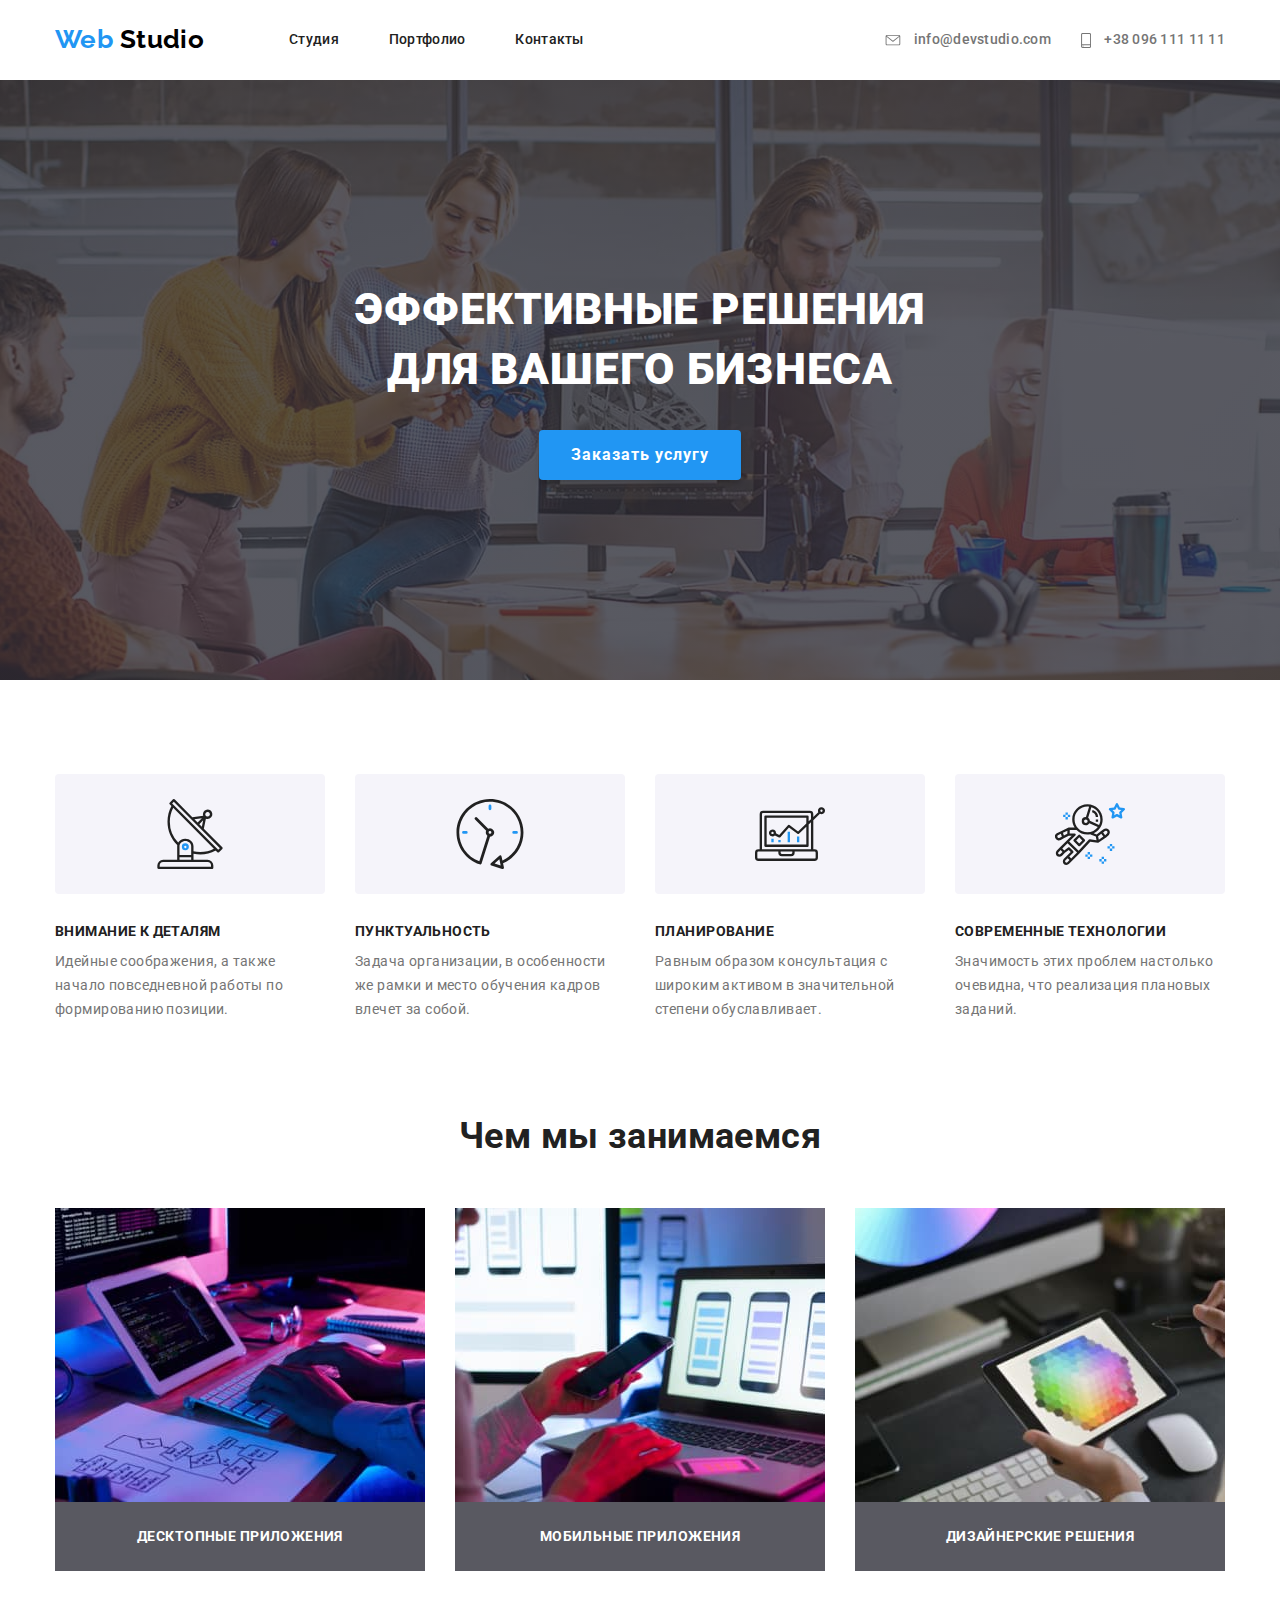
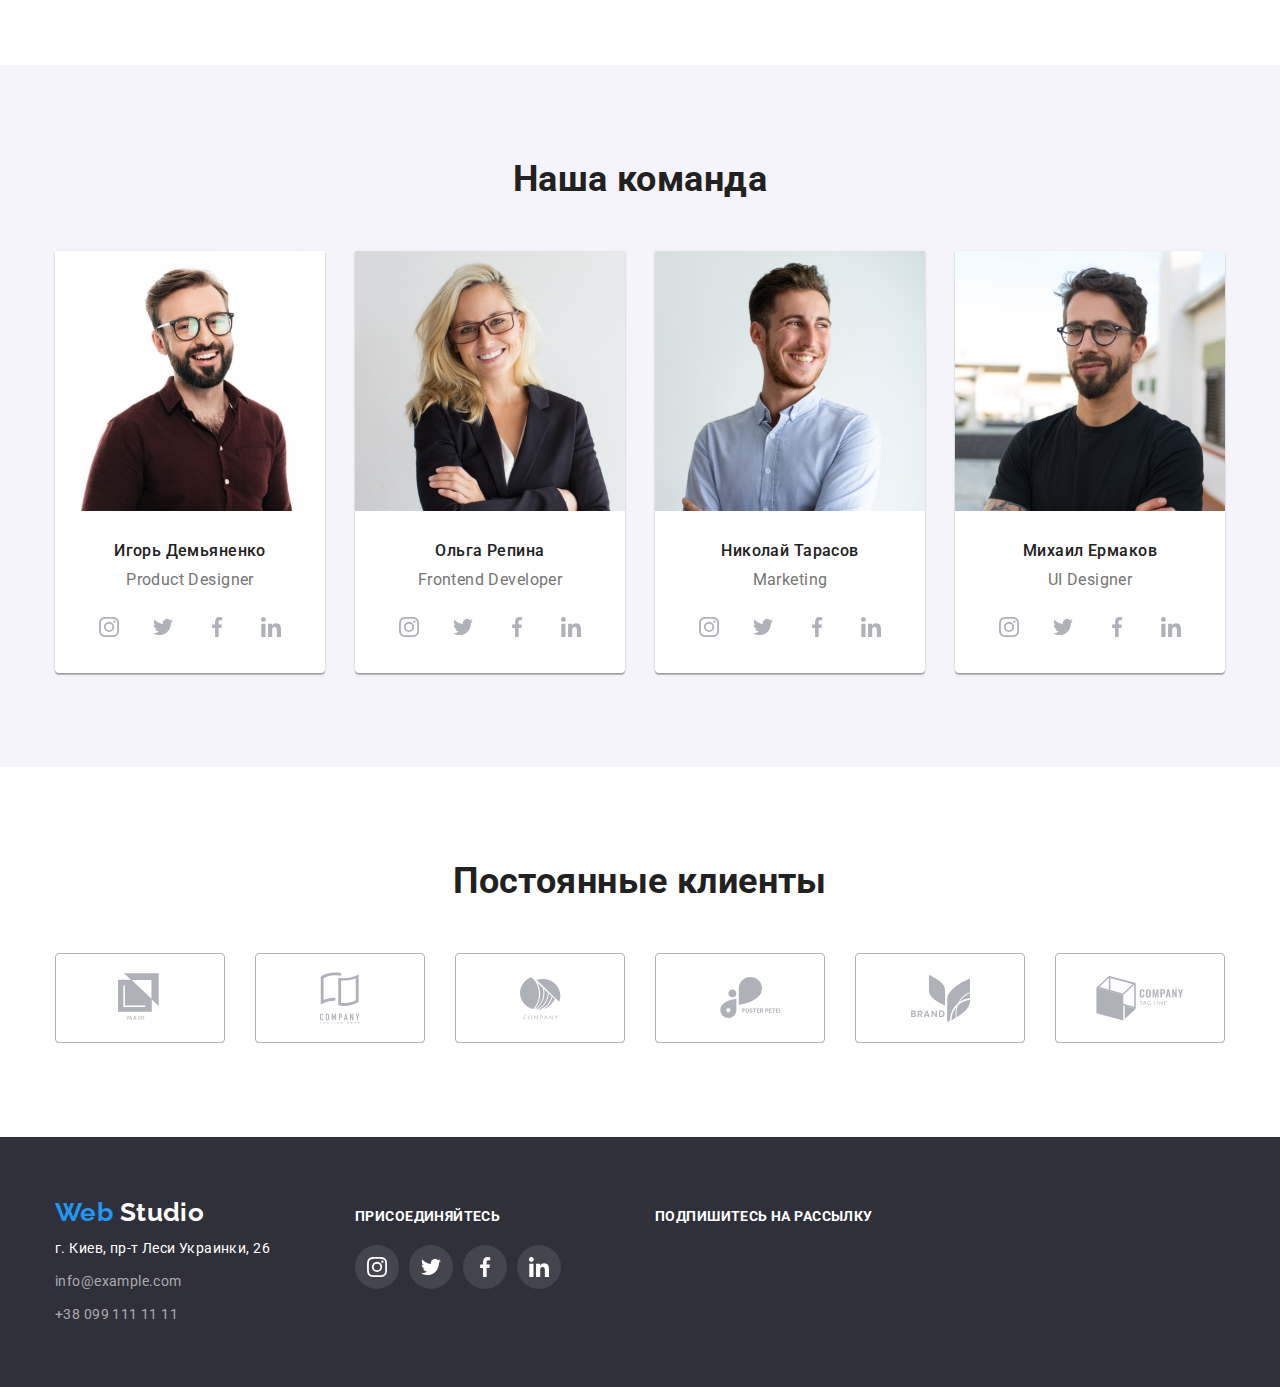
<file: index.html>
<!DOCTYPE html>
<html lang="ru">
  <head>
    <meta charset="UTF-8" />
    <meta name="viewport" content="width=device-width, initial-scale=1.0" />
    <title>goit-markup-hw-05</title>
    <link
      href="https://fonts.googleapis.com/css2?family=Raleway:wght@700&family=Roboto:wght@400;500;700;900&display=swap"
      rel="stylesheet"
    />
    <link
      rel="stylesheet"
      href="https://cdnjs.cloudflare.com/ajax/libs/modern-normalize/0.6.0/modern-normalize.min.css"
    />
    <link rel="stylesheet" href="./css/style.css" />
  </head>
  <body>
    <!--Шапка-->
    <header class="page-header">
      <div class="container main-nav">
        <nav class="menu-nav">
          <a href="./index.html" class="logo"
            ><span class="text">Web</span> Studio</a
          >
          <ul class="site-nav list">
            <li class="item"><a href="./index.html" class="link">Студия</a></li>
            <li class="item">
              <a href="./portfolio.html" class="link">Портфолио</a>
            </li>
            <li class="item"><a href="" class="link">Контакты</a></li>
          </ul>
        </nav>
        <ul class="contact-nav list">
          <li class="item">
            <a href="mailto:info@devstudio.com" class="link">
              <svg class="link-icon icon-envelope">
                <use href="./images/sprint.svg#icon-envelope"></use>
              </svg>
              info@devstudio.com
            </a>
          </li>
          <li class="item">
            <a href="tel:+380961111111" class="link">
              <svg class="link-icon icon-smartphone">
                <use href="./images/sprint.svg#icon-smartphone"></use>
              </svg>
              +38 096 111 11 11
            </a>
          </li>
        </ul>
      </div>
    </header>
    <main>
      <!--Герой-->
      <div class="overlay">
        <section class="hero">
          <h1 class="hero-title">
            эффективные решения <br />
            для вашего бизнеса
          </h1>
          <button class="btn" type="button">
            Заказать услугу
          </button>
        </section>
      </div>
      <!--Преимущества-->
      <section class="section feature-section">
        <div class="container">
          <h2 class="section-title invisible">Наши преимущества</h2>
          <ul class="feature-list list">
            <li class="item">
              <div class="icon-feature">
                <svg class="antenna">
                  <use href="./images/sprint.svg#icon-antenna1"></use>
                </svg>
              </div>
              <h3 class="title">Внимание к деталям</h3>
              <p class="text">
                Идейные соображения, а также начало повседневной работы по
                формированию позиции.
              </p>
            </li>
            <li class="item">
              <div class="icon-feature">
                <svg class="antenna">
                  <use
                    href="./images/sprint.svg#icon-clock1"
                    width="70px"
                    height="70px"
                  ></use>
                </svg>
              </div>
              <h3 class="title">Пунктуальность</h3>
              <p class="text">
                Задача организации, в особенности же рамки и место обучения
                кадров влечет за собой.
              </p>
            </li>
            <li class="item">
              <div class="icon-feature">
                <svg class="antenna">
                  <use
                    href="./images/sprint.svg#icon-diagram1"
                    width="70px"
                    height="70px"
                  ></use>
                </svg>
              </div>
              <h3 class="title">Планирование</h3>
              <p class="text">
                Равным образом консультация с широким активом в значительной
                степени обуславливает.
              </p>
            </li>
            <li class="item">
              <div class="icon-feature">
                <svg class="antenna">
                  <use
                    href="./images/sprint.svg#icon-astronaut1"
                    width="70px"
                    height="70px"
                  ></use>
                </svg>
              </div>
              <h3 class="title">Современные технологии</h3>
              <p class="text">
                Значимость этих проблем настолько очевидна, что реализация
                плановых заданий.
              </p>
            </li>
          </ul>
        </div>
      </section>
      <!--Чем мы занимаемся-->
      <section class="section">
        <div class="container work">
          <h2 class="section-title">Чем мы занимаемся</h2>
          <ul class="work-list list">
            <li class="item">
              <img
                src="./images/img05.jpg"
                alt="Десктопные приложения"
                width="370"
                height="294"
              />
              <h3 class="title">Десктопные приложения</h3>
            </li>
            <li class="item">
              <img
                src="./images/img06.jpg"
                alt="Мобильные приложения"
                width="370"
                height="294"
              />
              <h3 class="title">Мобильные приложения</h3>
            </li>
            <li class="item">
              <img
                src="./images/img07.jpg"
                alt="Дизайнерские решения"
                width="370"
                height="294"
              />
              <h3 class="title">Дизайнерские решения</h3>
            </li>
          </ul>
        </div>
      </section>
      <!--Наша команда-->
      <section class="section team">
        <div class="container">
          <h2 class="section-title">Наша команда</h2>
          <ul class="team-list list">
            <li class="item">
              <img
                class="photo"
                src="./images/img01.jpg"
                alt="Игорь Демьяненко"
                width="270"
                height="260"
              />
              <div class="team-inform">
                <h3 class="title">Игорь Демьяненко</h3>
                <p class="text">Product Designer</p>
                <ul class="socials list">
                  <li class="socials-link">
                    <a href="#" class="link" aria-label="ссылка на instagram">
                      <svg class="icon-socials">
                        <use href="./images/sprint.svg#icon-instagram"></use>
                      </svg>
                    </a>
                  </li>
                  <li class="socials-link">
                    <a href="#" class="link" aria-label="ссылка на twitter">
                      <svg class="icon-socials">
                        <use href="./images/sprint.svg#icon-twitter"></use>
                      </svg>
                    </a>
                  </li>
                  <li class="socials-link">
                    <a href="#" class="link" aria-label="ссылка на facebook">
                      <svg class="icon-socials">
                        <use href="./images/sprint.svg#icon-facebook"></use>
                      </svg>
                    </a>
                  </li>
                  <li class="socials-link">
                    <a href="#" class="link" aria-label="ссылка на linkedin">
                      <svg class="icon-socials">
                        <use href="./images/sprint.svg#icon-linkedin"></use>
                      </svg>
                    </a>
                  </li>
                </ul>
              </div>
            </li>
            <li class="item">
              <img
                class="photo"
                src="./images/img02.jpg"
                alt="Ольга Репина"
                width="270"
                height="260"
              />
              <div class="team-inform">
                <h3 class="title">Ольга Репина</h3>
                <p class="text">Frontend Developer</p>
                <ul class="socials list">
                  <li class="socials-link">
                    <a href="#" class="link" aria-label="ссылка на instagram">
                      <svg class="icon-socials">
                        <use href="./images/sprint.svg#icon-instagram"></use>
                      </svg>
                    </a>
                  </li>
                  <li class="socials-link">
                    <a href="" class="link" aria-label="ссылка на twitter">
                      <svg class="icon-socials">
                        <use href="./images/sprint.svg#icon-twitter"></use>
                      </svg>
                    </a>
                  </li>
                  <li class="socials-link">
                    <a href="#" class="link" aria-label="ссылка на facebook">
                      <svg class="icon-socials">
                        <use href="./images/sprint.svg#icon-facebook"></use>
                      </svg>
                    </a>
                  </li>
                  <li class="socials-link">
                    <a href="#" class="link" aria-label="ссылка на linkedin">
                      <svg class="icon-socials">
                        <use href="./images/sprint.svg#icon-linkedin"></use>
                      </svg>
                    </a>
                  </li>
                </ul>
              </div>
            </li>
            <li class="item">
              <img
                class="photo"
                src="./images/img03.jpg"
                alt="Николай Тарасов"
                width="270"
                height="260"
              />
              <div class="team-inform">
                <h3 class="title">Николай Тарасов</h3>
                <p class="text">Marketing</p>
                <ul class="socials list">
                  <li class="socials-link">
                    <a href="#" class="link" aria-label="ссылка на instagram">
                      <svg class="icon-socials">
                        <use href="./images/sprint.svg#icon-instagram"></use>
                      </svg>
                    </a>
                  </li>
                  <li class="socials-link">
                    <a href="#" class="link" aria-label="ссылка на twitter">
                      <svg class="icon-socials">
                        <use href="./images/sprint.svg#icon-twitter"></use>
                      </svg>
                    </a>
                  </li>
                  <li class="socials-link">
                    <a href="#" class="link" aria-label="ссылка на facebook">
                      <svg class="icon-socials">
                        <use href="./images/sprint.svg#icon-facebook"></use>
                      </svg>
                    </a>
                  </li>
                  <li class="socials-link">
                    <a href="#" class="link" aria-label="ссылка на linkedin">
                      <svg class="icon-socials">
                        <use href="./images/sprint.svg#icon-linkedin"></use>
                      </svg>
                    </a>
                  </li>
                </ul>
              </div>
            </li>
            <li class="item">
              <img
                class="photo"
                src="./images/img04.jpg"
                alt="Михаил Ермаков"
                width="270"
                height="260"
              />
              <div class="team-inform">
                <h3 class="title">Михаил Ермаков</h3>
                <p class="text">UI Designer</p>
                <ul class="socials list">
                  <li class="socials-link">
                    <a href="#" class="link" aria-label="ссылка на instagram">
                      <svg class="icon-socials">
                        <use href="./images/sprint.svg#icon-instagram"></use>
                      </svg>
                    </a>
                  </li>
                  <li class="socials-link">
                    <a href="#" class="link" aria-label="ссылка на twitter">
                      <svg class="icon-socials">
                        <use href="./images/sprint.svg#icon-twitter"></use>
                      </svg>
                    </a>
                  </li>
                  <li class="socials-link">
                    <a href="#" class="link" aria-label="ссылка на facebook">
                      <svg class="icon-socials">
                        <use href="./images/sprint.svg#icon-facebook"></use>
                      </svg>
                    </a>
                  </li>
                  <li class="socials-link">
                    <a href="#" class="link" aria-label="ссылка на linkedin">
                      <svg class="icon-socials">
                        <use href="./images/sprint.svg#icon-linkedin"></use>
                      </svg>
                    </a>
                  </li>
                </ul>
              </div>
            </li>
          </ul>
        </div>
      </section>
      <!-- постоянные клиенты -->
      <section class="section">
        <div class="container">
          <h2 class="section-title">Постоянные клиенты</h2>
          <ul class="client-list list">
            <li class="item">
              <a class="link-customer" href="#">
                <svg class="icon-customer icon-yaco">
                  <use href="./images/sprint.svg#icon-customer1"></use>
                </svg>
              </a>
            </li>
            <li class="item">
              <a class="link-customer" href="#"
                ><svg class="icon-customer icon-company-taglinehere">
                  <use href="./images/sprint.svg#icon-customer2"></use>
                </svg>
              </a>
            </li>
            <li class="item">
              <a class="link-customer" href="#"
                ><svg class="icon-customer icon-company">
                  <use href="./images/sprint.svg#icon-customer3"></use>
                </svg>
              </a>
            </li>
            <li class="item">
              <a class="link-customer" href="#"
                ><svg class="icon-customer icon-fosterpeters">
                  <use href="./images/sprint.svg#icon-customer4"></use>
                </svg>
              </a>
            </li>
            <li class="item">
              <a class="link-customer" href="#"
                ><svg class="icon-customer icon-brand">
                  <use href="./images/sprint.svg#icon-customer5"></use>
                </svg>
              </a>
            </li>
            <li class="item">
              <a class="link-customer" href="#"
                ><svg class="icon-customer icon-company-tagline">
                  <use href="./images/sprint.svg#icon-customer6"></use>
                </svg>
              </a>
            </li>
          </ul>
        </div>
      </section>
    </main>
    <footer class="footer-page">
      <div class="container">
        <div class="address">
          <a class="home-page" href="./index.html"
            ><span class="text">Web</span> Studio</a
          >
          <address class="address-text">
            <span class="text">г. Киев, пр-т Леси Украинки, 26 </span>
            <a href="mailto:info@example.com" class="link">info@example.com</a>
            <a href="tel:+380991111111" class="link">+38 099 111 11 11</a>
          </address>
        </div>
        <div class="socials-link">
          <b class="title-link">присоединяйтесь</b>
          <ul class="socials-list list">
            <li class="item footer-item">
              <a href="#" class="link" aria-label="ссылка на instagram">
                <svg class="footer-icon">
                  <use href="./images/sprint.svg#icon-instagram"></use>
                </svg>
              </a>
            </li>
            <li class="item footer-item">
              <a href="#" class="link" aria-label="ссылка на twitter">
                <svg class="footer-icon">
                  <use href="./images/sprint.svg#icon-twitter"></use>
                </svg>
              </a>
            </li>
            <li class="item footer-item">
              <a href="#" class="link" aria-label="ссылка на facebook">
                <svg class="footer-icon">
                  <use href="./images/sprint.svg#icon-facebook"></use>
                </svg>
              </a>
            </li>
            <li class="item footer-item">
              <a href="#" class="link" aria-label="ссылка на linkedin">
                <svg class="footer-icon">
                  <use href="./images/sprint.svg#icon-linkedin"></use>
                </svg>
              </a>
            </li>
          </ul>
        </div>
        <div class="subscription">
          <b class="text">Подпишитесь на рассылку</b>
        </div>
      </div>
    </footer>
  </body>
</html>
</file>
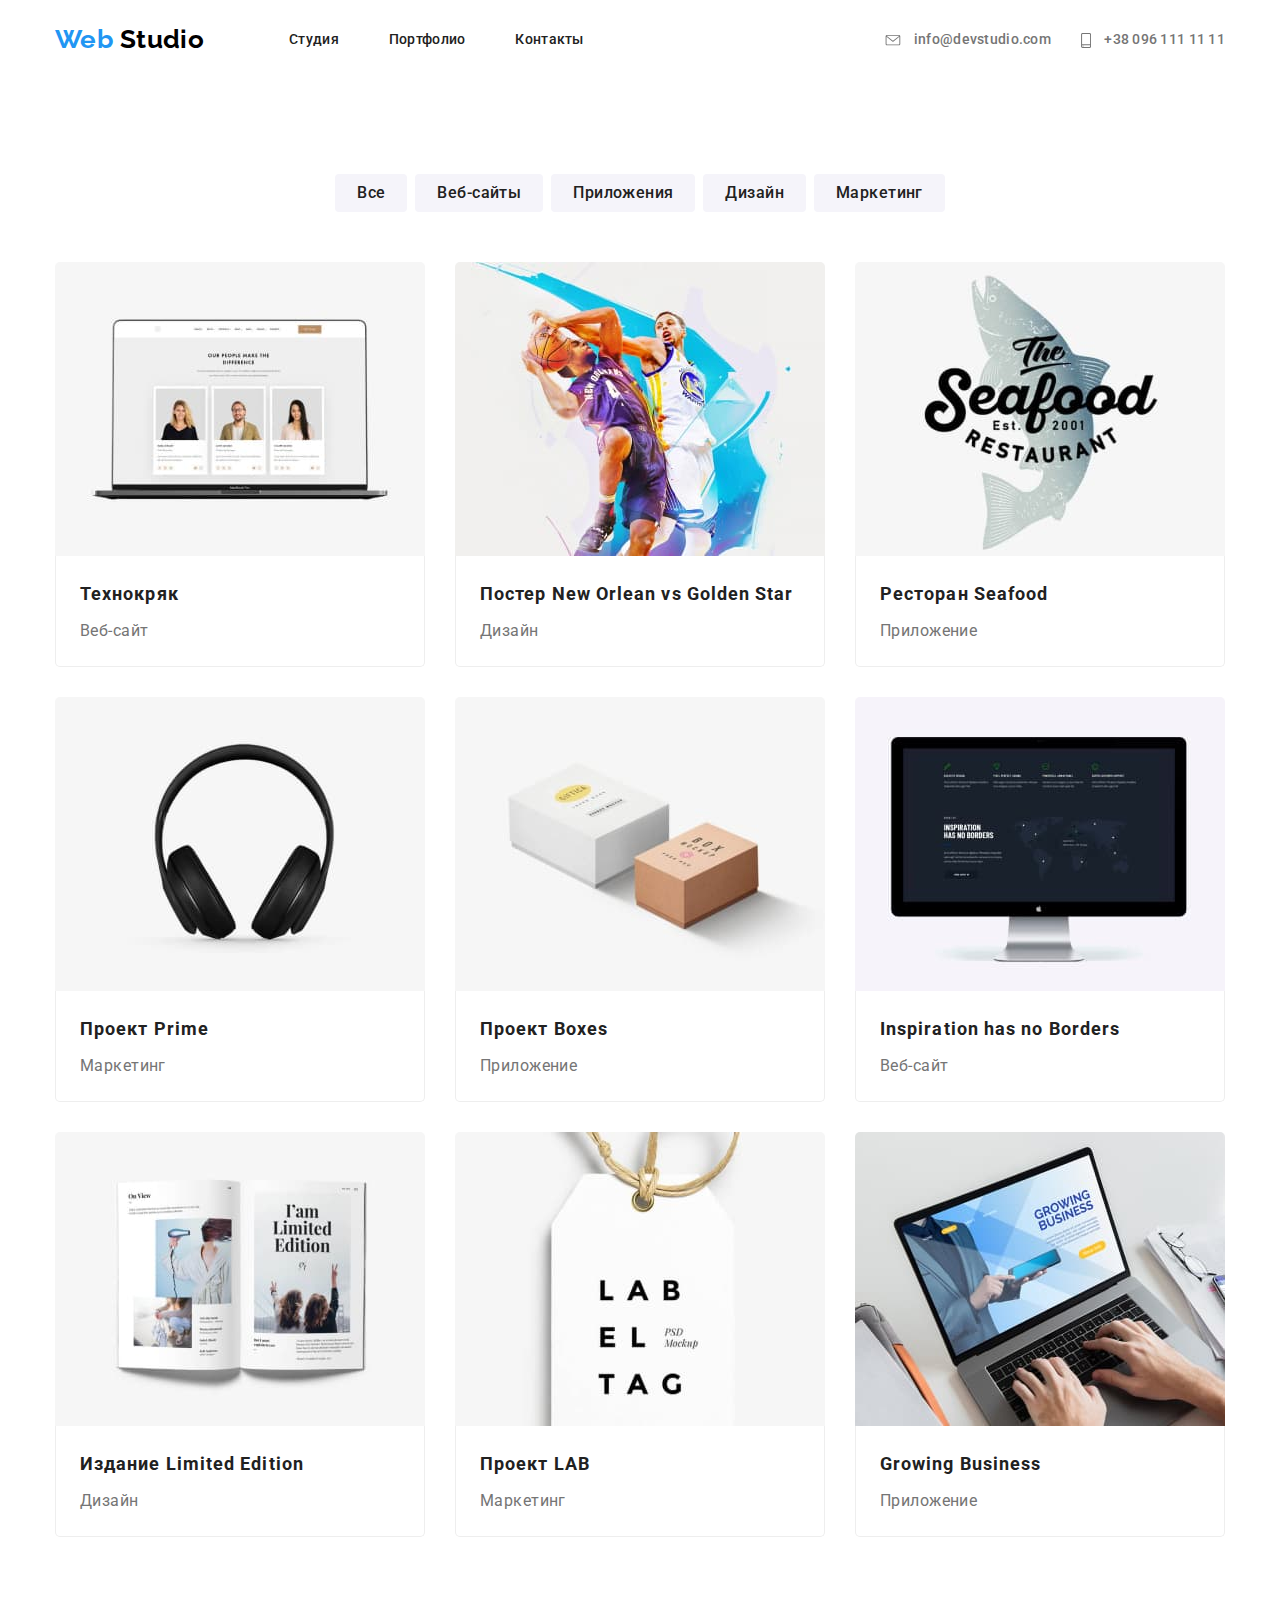
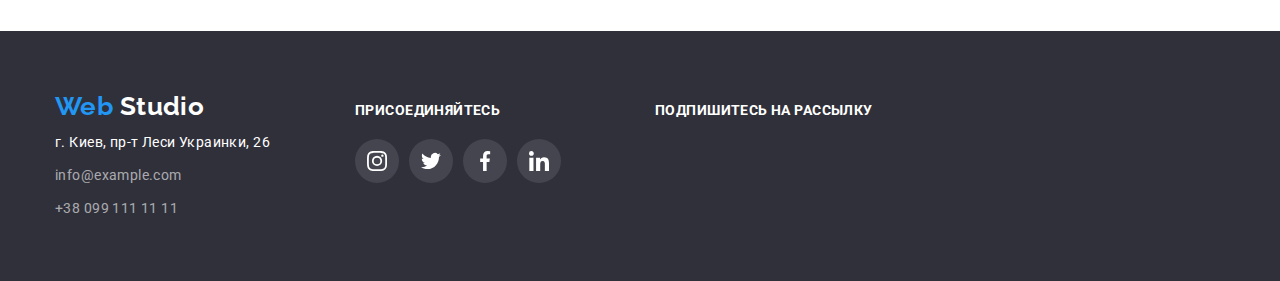
<file: portfolio.html>
<!DOCTYPE html>
<html lang="ru">
  <head>
    <meta charset="UTF-8" />
    <meta name="viewport" content="width=device-width, initial-scale=1.0" />
    <title>goit-markup-hw-04</title>
    <link
      href="https://fonts.googleapis.com/css2?family=Raleway:wght@700&family=Roboto:wght@400;500;700;900&display=swap"
      rel="stylesheet"
    />
    <link
      rel="stylesheet"
      href="https://cdnjs.cloudflare.com/ajax/libs/modern-normalize/0.6.0/modern-normalize.min.css"
    />
    <link rel="stylesheet" href="./css/style.css" />
  </head>
  <body>
    <!--Шапка-->
    <header class="page-header">
      <div class="container main-nav">
        <nav class="menu-nav">
          <a href="./index.html" class="logo"
            ><span class="text">Web</span> Studio</a
          >
          <ul class="site-nav list">
            <li class="item"><a href="./index.html" class="link">Студия</a></li>
            <li class="item">
              <a href="./portfolio.html" class="link">Портфолио</a>
            </li>
            <li class="item"><a href="" class="link">Контакты</a></li>
          </ul>
        </nav>
        <ul class="contact-nav list">
          <li class="item">
            <a href="mailto:info@devstudio.com" class="link">
              <svg class="link-icon icon-envelope">
                <use href="./images/sprint.svg#icon-envelope"></use>
              </svg>
              info@devstudio.com
            </a>
          </li>
          <li class="item">
            <a href="tel:+380961111111" class="link">
              <svg class="link-icon icon-smartphone">
                <use href="./images/sprint.svg#icon-smartphone"></use>
              </svg>
              +38 096 111 11 11
            </a>
          </li>
        </ul>
      </div>
    </header>
    <main>
      <section class="filter section">
        <div class="container">
          <h1 class="invisible">наши работы</h1>
          <ul class="filter-menu list">
            <li class="item">
              <button type="button" class="button">Все</button>
            </li>
            <li class="item">
              <button type="button" class="button">Веб-сайты</button>
            </li>
            <li class="item">
              <button type="button" class="button">Приложения</button>
            </li>
            <li class="item">
              <button type="button" class="button">Дизайн</button>
            </li>
            <li class="item">
              <button type="button" class="button">Маркетинг</button>
            </li>
          </ul>
          <ul class="project-list list">
            <li class="item">
              <div class="card">
                <a href="#" class="link"
                  ><img
                    class="card-image"
                    src="./images/img08.jpg"
                    alt="ноутбук с приложением"
                    width="370"
                    height="294"
                  />
                  <div class="card-content">
                    <h3 class="title-card">Технокряк</h3>
                    <p class="desc">Веб-сайт</p>
                    <!-- <p class="text">
                Технокряк это современная площадка распространения коронавируса.
                Компании используют эту платформу для цифрового шпионажа и атак
                на защищённые сервера конкурентов.
              </p> -->
                  </div>
                </a>
              </div>
            </li>
            <li class="item">
              <div class="card">
                <a href="#" class="link"
                  ><img
                    class="card-image"
                    src="./images/img09.jpg"
                    alt="постер с дизайном"
                    width="370"
                    height="294"
                  />
                  <div class="card-content">
                    <h3 class="title-card">Постер New Orlean vs Golden Star</h3>
                    <p class="desc">Дизайн</p>
                    <!-- <p class="text">
                Lorem ipsum dolor sit amet consectetur adipisicing elit. Hic
                possimus asperiores ab adipisci accusamus. Rem libero ipsa odio
                excepturi soluta possimus corrupti unde sit neque, dolore vel
                autem repudiandae? Expedita?
              </p> -->
                  </div>
                </a>
              </div>
            </li>
            <li class="item">
              <div class="card">
                <a href="#" class="link"
                  ><img
                    class="card-image"
                    src="./images/img010.jpg"
                    alt="фото приложения для ресторана"
                    width="370"
                    height="294"
                  />
                  <div class="card-content">
                    <h3 class="title-card">Ресторан Seafood</h3>
                    <p class="desc">Приложение</p>
                    <!-- <p class="text">
                Lorem ipsum dolor sit amet consectetur adipisicing elit. Hic
                possimus asperiores ab adipisci accusamus. Rem libero ipsa odio
                excepturi soluta possimus corrupti unde sit neque, dolore vel
                autem repudiandae? Expedita?
              </p> -->
                  </div>
                </a>
              </div>
            </li>
            <li class="item">
              <div class="card">
                <a href="#" class="link"
                  ><img
                    class="card-image"
                    src="./images/img011.jpg"
                    alt="приложение для ресторана"
                    width="370"
                    height="294"
                  />
                  <div class="card-content">
                    <h3 class="title-card">Проект Prime</h3>
                    <p class="desc">Маркетинг</p>
                    <!-- <p class="text">
                Lorem ipsum dolor sit amet consectetur adipisicing elit. Hic
                possimus asperiores ab adipisci accusamus. Rem libero ipsa odio
                excepturi soluta possimus corrupti unde sit neque, dolore vel
                autem repudiandae? Expedita?
              </p> -->
                  </div>
                </a>
              </div>
            </li>
            <li class="item">
              <div class="card">
                <a href="#" class="link"
                  ><img
                    class="card-image"
                    src="./images/img012.jpg"
                    alt="фото приложения"
                    width="370"
                    height="294"
                  />
                  <div class="card-content">
                    <h3 class="title-card">Проект Boxes</h3>
                    <p class="desc">Приложение</p>
                    <!-- <p class="text">
                Lorem ipsum dolor sit amet consectetur adipisicing elit. Hic
                possimus asperiores ab adipisci accusamus. Rem libero ipsa odio
                excepturi soluta possimus corrupti unde sit neque, dolore vel
                autem repudiandae? Expedita?
              </p> -->
                  </div>
                </a>
              </div>
            </li>
            <li class="item">
              <div class="card">
                <a href="#" class="link"
                  ><img
                    class="card-image"
                    src="./images/img013.jpg"
                    alt="пример веб-сайта"
                    width="370"
                    height="294"
                  />
                  <div class="card-content">
                    <h3 class="title-card">Inspiration has no Borders</h3>
                    <p class="desc">Веб-сайт</p>
                    <!-- <p class="text">
                Lorem ipsum dolor sit amet consectetur adipisicing elit. Hic
                possimus asperiores ab adipisci accusamus. Rem libero ipsa odio
                excepturi soluta possimus corrupti unde sit neque, dolore vel
                autem repudiandae? Expedita?
              </p> -->
                  </div>
                </a>
              </div>
            </li>
            <li class="item">
              <div class="card">
                <a href="#" class="link"
                  ><img
                    class="card-image"
                    src="./images/img014.jpg"
                    alt="пример дизайн для журнала"
                    width="370"
                    height="294"
                  />
                  <div class="card-content">
                    <h3 class="title-card">Издание Limited Edition</h3>
                    <p class="desc">Дизайн</p>
                    <!-- <p class="text">
                Lorem ipsum dolor sit amet consectetur adipisicing elit. Hic
                possimus asperiores ab adipisci accusamus. Rem libero ipsa odio
                excepturi soluta possimus corrupti unde sit neque, dolore vel
                autem repudiandae? Expedita?
              </p> -->
                  </div>
                </a>
              </div>
            </li>
            <li class="item">
              <div class="card">
                <a href="#" class="link"
                  ><img
                    class="card-image"
                    src="./images/img015.jpg"
                    alt="проект маркенига Лаб"
                    width="370"
                    height="294"
                  />
                  <div class="card-content">
                    <h3 class="title-card">Проект LAB</h3>
                    <p class="desc">Маркетинг</p>
                    <!-- <p class="text">
                Lorem ipsum dolor sit amet consectetur adipisicing elit. Hic
                possimus asperiores ab adipisci accusamus. Rem libero ipsa odio
                excepturi soluta possimus corrupti unde sit neque, dolore vel
                autem repudiandae? Expedita?
              </p> -->
                  </div>
                </a>
              </div>
            </li>
            <li class="item">
              <div class="card">
                <a href="#" class="link"
                  ><img
                    class="card-image"
                    src="./images/img016.jpg"
                    alt="приложение для ноутбука"
                    width="370"
                    height="294"
                  />
                  <div class="card-content">
                    <h3 class="title-card">Growing Business</h3>
                    <p class="desc">Приложение</p>
                    <!-- <p class="text">
                Lorem ipsum dolor sit amet consectetur adipisicing elit. Hic
                possimus asperiores ab adipisci accusamus. Rem libero ipsa odio
                excepturi soluta possimus corrupti unde sit neque, dolore vel
                autem repudiandae? Expedita?
              </p> -->
                  </div>
                </a>
              </div>
            </li>
          </ul>
        </div>
      </section>
    </main>
    <footer class="footer-page">
      <div class="container footer">
        <div class="address">
          <a class="home-page" href="./index.html"
            ><span class="text">Web</span> Studio</a
          >
          <address class="address-text">
            <span class="text">г. Киев, пр-т Леси Украинки, 26 </span>
            <a href="mailto:info@example.com" class="link">info@example.com</a>
            <a href="tel:+380991111111" class="link">+38 099 111 11 11</a>
          </address>
        </div>
        <div class="socials-link">
          <b class="title-link">присоединяйтесь</b>
          <ul class="socials-list list">
            <li class="item footer-item">
              <a href="#" class="link" aria-label="ссылка на instagram">
                <svg class="footer-icon">
                  <use href="./images/sprint.svg#icon-instagram"></use>
                </svg>
              </a>
            </li>
            <li class="item footer-item">
              <a href="#" class="link" aria-label="ссылка на twitter">
                <svg class="footer-icon">
                  <use href="./images/sprint.svg#icon-twitter"></use>
                </svg>
              </a>
            </li>
            <li class="item footer-item">
              <a href="#" class="link" aria-label="ссылка на facebook">
                <svg class="footer-icon">
                  <use href="./images/sprint.svg#icon-facebook"></use>
                </svg>
              </a>
            </li>
            <li class="item footer-item">
              <a href="#" class="link" aria-label="ссылка на linkedin">
                <svg class="footer-icon">
                  <use href="./images/sprint.svg#icon-linkedin"></use>
                </svg>
              </a>
            </li>
          </ul>
        </div>
        <div class="subscription">
          <b class="text">Подпишитесь на рассылку</b>
        </div>
      </div>
    </footer>
  </body>
</html>
</file>
<file: css/style.css>
:root {
  --primary-text-color: #757575;
  --title-text-color: #212121;
  --title-text-white: #ffffff;
  --accent-color: #2196f3;
}

body {
  background-color: #ffffff;
  color: var(--primary-text-color);
  font-family: roboto, sans-serif;
  letter-spacing: 0.03em;
  font-weight: 400;
  font-size: 14px;
  line-height: 1.71;
}
.list {
  list-style: none;
  margin: 0;
  padding: 0;
}
.container {
  width: 1200px;
  padding-left: 15px;
  padding-right: 15px;
  margin: 0 auto;
}
img {
  display: block;
  max-width: 100%;
  height: auto;
}
a {
  text-decoration: none;
}

.section {
  padding-top: 94px;
  padding-bottom: 94px;
}

.section .section-title {
  margin-top: 0;
  margin-bottom: 50px;
  color: var(--title-text-color);
  font-weight: 700;
  font-size: 36px;
  line-height: 1.16;
  text-align: center;
}

.section .title {
  margin-top: 0;
  margin-bottom: 10px;
  color: var(--title-text-color);
  font-weight: 700;
  font-size: 14px;
  line-height: 1.14;
  text-transform: uppercase;
}

/* header */
.main-nav {
  display: flex;
  align-items: center;
  padding-top: 0;
  padding-bottom: 0;
}
.menu-nav {
  display: flex;
  align-items: center;
}

/* логотип */

.logo {
  display: inline-block;
  color: #000000;
  font-family: Raleway;
  font-weight: 700;
  font-size: 26px;
  line-height: 1.2;

  text-decoration: none;
}
.logo:hover,
.logo:focus {
  color: var(--accent-color);
}
.logo .text {
  color: var(--accent-color);
}

/* ссылки навигации */
.site-nav {
  display: flex;
  margin-left: 85px;
}

.site-nav .item + .item {
  margin-left: 50px;
}

.site-nav .link {
  display: block;
  height: 80px;
  padding-top: 32px;
  padding-bottom: 32px;

  color: var(--title-text-color);
  font-weight: 500;
  font-size: 14px;
  line-height: 1.14;
  letter-spacing: 0.02em;

  text-decoration: none;
}

.site-nav .link:hover,
.site-nav .link:focus {
  color: var(--accent-color);
  border-bottom-width: 4px;
  border-bottom-style: solid;
  border-bottom-color: var(--accent-color);
  border-radius: 2px;
  padding-top: 32px;
  padding-bottom: 28px;
}

.contact-nav {
  display: flex;
  margin-left: auto;
}
.contact-nav .item + .item {
  margin-left: 30px;
}
.contact-nav .link {
  color: var(--primary-text-color);
  font-weight: 500;
  font-size: 14px;
  line-height: 1.14;
  letter-spacing: 0.02em;

  text-decoration: none;
}

.contact-nav .link:hover,
.contact-nav .link:focus {
  color: var(--accent-color);
}

.link-icon {
  fill: currentColor;
  vertical-align: middle;
}
.icon-envelope {
  width: 16px;
  height: 11px;
  margin-right: 10px;
}

.icon-smartphone {
  width: 10px;
  height: 15px;
  margin-right: 10px;
}

/* Герой */

.hero {
  display: flex;
  letter-spacing: 0.06em;
  flex-direction: column;
  align-items: center;
  text-align: center;
  color: var(--title-text-white);
}
.hero .hero-title {
  max-width: 100%;
  margin-top: 0;
  margin-bottom: 30px;
  /* color: var(--title-text-white); */
  font-weight: 900;
  font-size: 44px;
  line-height: 1.36;
  text-transform: uppercase;
}
.btn {
  border-radius: 4px;
  border: 0;
  background: var(--accent-color);
  box-shadow: 0px 4px 4px rgba(0, 0, 0, 0.15);
  padding: 10px 32px;
  color: var(--title-text-white);
  font-weight: 700;
  font-size: 16px;
  line-height: 1.87;
  letter-spacing: 0.06em;
}
.overlay {
  max-width: 1600px;
  height: 600px;
  margin-left: auto;
  margin-right: auto;
  background-repeat: no-repeat;
  background-position: center;
  background-size: cover;
  background-image: linear-gradient(
      to right,
      rgba(47, 48, 58, 0.8),
      rgba(47, 48, 58, 0.8)
    ),
    url(../images/header.jpg);
  padding-top: 200px;
  padding-bottom: 200px;
  background-color: rgba(47, 48, 58, 0.8);
}

/* Скрыть текст,заголовок */
.invisible {
  display: none;
}

/* преимущества */
.feature-section {
  display: flex;
  padding-bottom: 0;
}
.feature-list .text {
  margin: 0;
}

.feature-list {
  display: flex;
}

.feature-list .item {
  display: flex;
  flex-direction: column;
  width: 270px;
}
.feature-list .item + .item {
  margin-left: 30px;
}
.icon-feature {
  display: flex;
  justify-content: center;
  align-items: center;
  width: 270px;
  height: 120px;
  background-color: #f5f4fa;
  border-radius: 4px;
  margin-bottom: 30px;
}
.antenna {
  display: flex;
  width: 70px;
  height: 70px;
}

/* чем мы занимаемся */
.work-list .title {
  margin-top: 0;
  margin-bottom: 0;
  padding-top: 27px;
  padding-bottom: 27px;
  color: var(--title-text-white);
  background-color: rgba(47, 48, 58, 0.8);
  text-transform: uppercase;
  text-align: center;
}
.work-list {
  display: flex;
}
.work-list .item {
  width: 370px;
}
.work-list .item + .item {
  margin-left: 30px;
}
.work {
  padding-top: 0px;
}

/* наша команда */

.team {
  background: #f5f4fa;
}
.team-list {
  display: flex;
}
.team-list .item {
  background: #ffffff;
  width: 270px;
  align-content: center;
  box-shadow: 0px 2px 1px rgba(0, 0, 0, 0.2), 0px 1px 1px rgba(0, 0, 0, 0.14),
    0px 1px 3px rgba(0, 0, 0, 0.12);
  border-radius: 0px 0px 4px 4px;
}
.team-list .item + .item {
  margin-left: 30px;
}
.team-list .title {
  margin-bottom: 10px;

  color: var(--title-text-color);
  font-weight: 500;
  font-size: 16px;
  line-height: 1.19;
  text-transform: none;
  text-align: center;
}
.team-list .text {
  margin: 0;
  margin-bottom: 16px;
  font-size: 16px;
  line-height: 1.19;
  text-align: center;
}
.item .photo {
  display: flex;
  margin-bottom: 30px;
}

.socials {
  display: flex;
  margin: 0 auto;
  justify-content: center;
}
.team-inform {
  padding-bottom: 24px;
}

.socials .socials-link + .socials-link {
  margin-left: 10px;
}
.socials-link .link {
  display: flex;
  justify-content: center;
  align-items: center;
  margin: 0 auto;
  width: 44px;
  height: 44px;
  border-radius: 50%;
}

.icon-socials {
  display: flex;
  fill: #afb1b8;
  width: 20px;
  height: 20px;
}

.socials-link .link:hover,
.socials-link .link:focus {
  background-color: var(--accent-color);
}
.socials-link .link:hover .icon-socials,
.socials-link .link:focus .icon-socials {
  fill: var(--title-text-white);
}

/* наши клиенты */
.client-list {
  display: flex;
}
.client-list .item {
  width: 170px;
}

.item .link-customer {
  display: flex;
  justify-content: center;
  align-items: center;
  max-width: 100%;
  height: 90px;
  border: 1px solid rgb(175, 177, 184);
  box-sizing: border-box;
  border-radius: 4px;
}
.client-list .item + .item {
  margin-left: 30px;
}

.icon-customer {
  fill: #afb1b8;
}
.item .link-customer:hover,
.item .link-customer:focus {
  border-color: var(--accent-color);
}
.link-customer:hover .icon-customer,
.link-customer:focus .icon-customer {
  fill: var(--accent-color);
}
.icon-yaco {
  width: 45px;
  height: 50px;
}
.icon-company-taglinehere {
  width: 40px;
  height: 52px;
}
.icon-company {
  width: 41px;
  height: 43px;
}
.icon-fosterpeters {
  width: 80px;
  height: 42px;
}
.icon-brand {
  width: 59px;
  height: 47px;
}
.icon-company-tagline {
  width: 88px;
  height: 45px;
}
/* Футер */

.footer-page {
  padding-top: 60px;
  padding-bottom: 60px;
  color: var(--title-text-white);
  background-color: #2f303a;
}
.footer-page .container {
  display: flex;
  justify-content: space-between;
  align-items: baseline;
}

.address {
  width: 270px;
}
.address-text {
  font-style: normal;
  display: flex;
  flex-direction: column;
}
.address-text .text {
  margin-top: 8px;
}
.address .home-page {
  color: var(--title-text-white);
  font-family: Raleway;
  font-weight: 700;
  font-size: 26px;
  line-height: 1.19;
  text-decoration: none;
}
.home-page .text {
  color: var(--accent-color);
}
.home-page:hover,
.home-page:focus {
  color: var(--accent-color);
}
.address .link {
  margin-top: 9px;
  color: rgba(255, 255, 255, 0.6);
  text-decoration: none;
}
.address .link:hover,
.address .link:focus {
  color: var(--accent-color);
}

.socials-link .title-link {
  display: block;
  margin-bottom: 20px;
  font-weight: 700;
  font-size: 14px;
  line-height: 1.14;
  letter-spacing: 0.03em;
  text-transform: uppercase;
}
.container > .socials-link {
  width: 270px;
}
.socials-list {
  display: flex;
}
.socials-link > .socials-list .item + .item {
  margin-left: 10px;
}
.footer-item {
  background-color: rgba(255, 255, 255, 0.1);
  border-radius: 50%;
  display: flex;
  width: 44px;
  height: 44px;
  justify-content: center;
  align-items: center;
}

.footer-icon {
  fill: var(--title-text-white);
  width: 20px;
  height: 20px;
}
.footer-page .subscription {
  display: flex;
  width: 570px;
}
.subscription .text {
  font-weight: 700;
  font-size: 14px;
  line-height: 1.14;
  letter-spacing: 0.03em;
  text-transform: uppercase;
}

/* PORTFOLIO */

.filter-menu {
  display: flex;
  justify-content: center;
  margin-bottom: 50px;
}
.filter-menu .button {
  padding: 6px 22px;
  color: var(--title-text-color);
  background: #f5f4fa;
  font-family: inherit;
  font-weight: 500;
  font-size: 16px;
  line-height: 1.63;
  letter-spacing: inherit;
  border-style: hidden;
  border-radius: 4px;
}
.filter-menu .item + .item {
  margin-left: 8px;
}
.filter-menu .button:hover,
.filter-menu .button:focus {
  color: var(--title-text-white);
  background-color: var(--accent-color);
}

.project-list .link {
  display: block;
  text-decoration: none;
}
.project-list {
  display: flex;
  flex-wrap: wrap;
}
.project-list .item {
  margin-right: 30px;
  margin-bottom: 30px;
}
.project-list .item:nth-child(3n) {
  margin-right: 0;
}
.project-list .item:nth-last-child(-n + 3) {
  margin-bottom: 0;
}
.project-list .card {
  width: 370px;
  overflow: hidden;
  border-top-left-radius: 5px;
  border-top-right-radius: 5px;
}
.card .card-content {
  background: #ffffff;
  border-left: 1px solid #eeeeee;
  border-right: 1px solid #eeeeee;
  border-bottom: 1px solid #eeeeee;
  box-sizing: border-box;
  border-bottom-left-radius: 5px;
  border-bottom-right-radius: 5px;
  padding: 20px 24px;
}
.card .card-image {
  display: block;
}

.card-content .title-card {
  margin-top: 0px;
  margin-bottom: 4px;
  color: var(--title-text-color);
  font-weight: 700;
  font-size: 18px;
  line-height: 2;
  letter-spacing: 0.06em;
}

.card-content .desc {
  margin: 0;
  color: var(--primary-text-color);
  font-weight: 400;
  font-size: 16px;
  line-height: 1.87;
}

.card-content .text {
  color: var(--title-text-white);
  background-color: var(--accent-color);
  font-weight: 400;
  font-size: 18px;
  line-height: 1.56;
}
</file>
